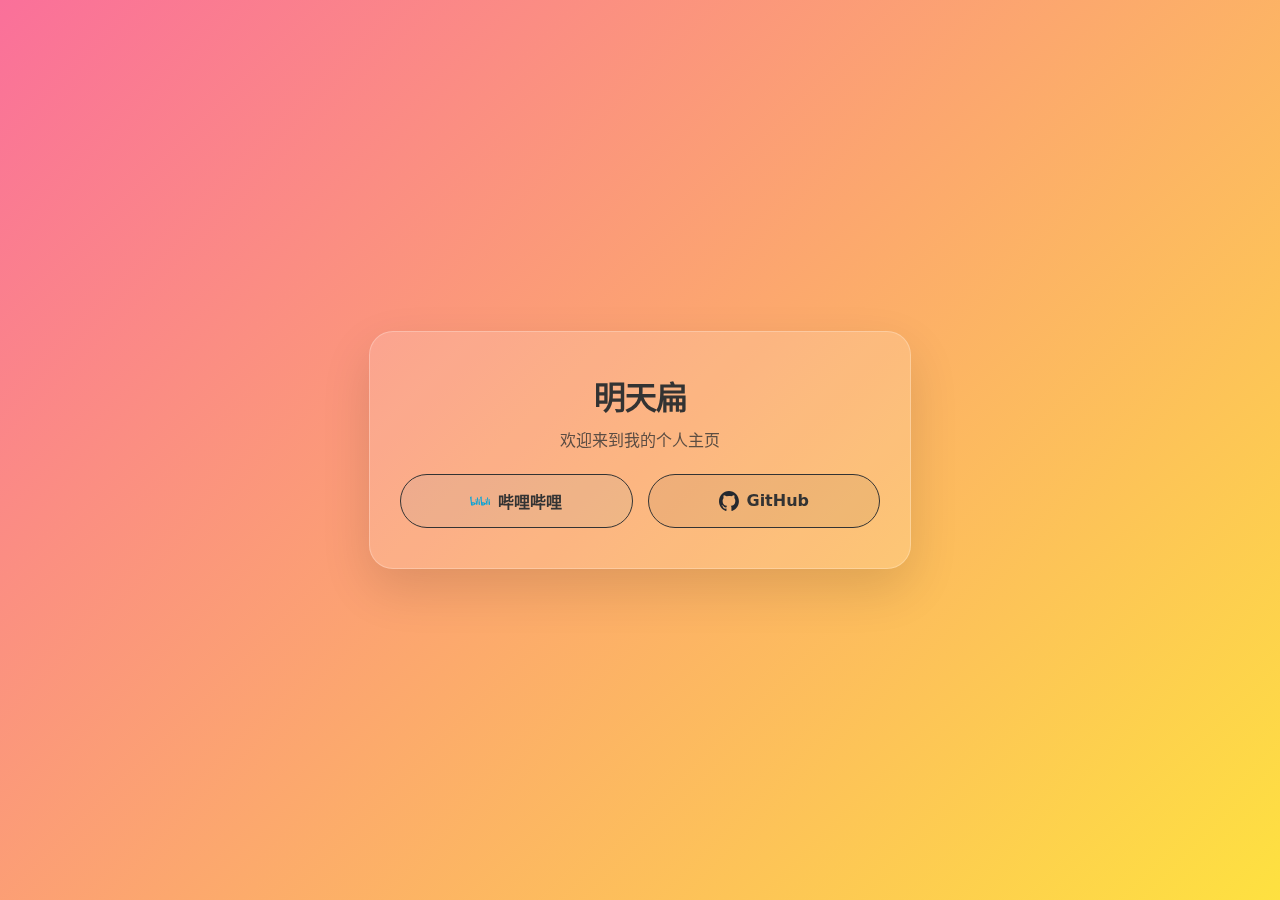
<file: index.html>
<!DOCTYPE html>
<html lang="zh-CN">
<head>
  <meta charset="UTF-8" />
  <meta name="viewport" content="width=device-width, initial-scale=1, maximum-scale=1, user-scalable=no" />
  <meta name="description" content="明天扁的个人网站" />
  <meta name="keywords" content="明天扁,mingtianbian,明天扁网站" />
  <title>明天扁</title>
  <link rel="icon" href="assets/images/thanks_zsd.png" type="image/png" />

<script>
    (function() {
      const colorPairs = [
        { light: ["#f6d365", "#fda085"], dark: ["#a0522d", "#3e2723"] }, 
        { light: ["#a1c4fd", "#c2e9fb"], dark: ["#1a237e", "#01579b"] }, 
        { light: ["#84fab0", "#8fd3f4"], dark: ["#1b5e20", "#006064"] }, 
        { light: ["#e0c3fc", "#8ec5fc"], dark: ["#4a148c", "#1a237e"] }, 
        { light: ["#ff9a9e", "#fecfef"], dark: ["#880e4f", "#4a148c"] }, 
        { light: ["#cfd9df", "#e2ebf0"], dark: ["#263238", "#37474f"] }, 
        { light: ["#fa709a", "#fee140"], dark: ["#bf360c", "#3e2723"] }, 
        { light: ["#667eea", "#764ba2"], dark: ["#283593", "#4527a0"] }, 
        { light: ["#4facfe", "#00f2fe"], dark: ["#0d47a1", "#006064"] }, 
        { light: ["#d4fc79", "#96e6a1"], dark: ["#33691e", "#1b5e20"] }  
      ];

      let pIdx = sessionStorage.getItem('mtb_pair_index');
      if (pIdx === null) {
        pIdx = Math.floor(Math.random() * colorPairs.length);
        sessionStorage.setItem('mtb_pair_index', pIdx);
      }
      const pair = colorPairs[parseInt(pIdx)];

      function injectTheme() {
        const isDark = window.matchMedia('(prefers-color-scheme: dark)').matches;
        const c = isDark ? pair.dark : pair.light;
        const styleId = 'theme-preloader';
        let styleTag = document.getElementById(styleId);
        if (!styleTag) {
          styleTag = document.createElement('style');
          styleTag.id = styleId;
          document.head.appendChild(styleTag);
        }
        styleTag.innerHTML = `:root { --bg-a: ${c[0]}; --bg-b: ${c[1]}; }`;
      }

      injectTheme();
      window.matchMedia('(prefers-color-scheme: dark)').addEventListener('change', injectTheme);
    })();
  </script>

  <style>
    :root {
      --text: #333; --card: rgba(255, 255, 255, 0.15); --border: rgba(255, 255, 255, 0.25);
      --brand-bili: #00A1D6; --brand-git: #333; --radius: 24px;
      /* 浅色模式图标路径 */
      --git-icon: url("assets/images/github-mark.svg");
    }
    
    @media (prefers-color-scheme: dark) {
      :root { 
        --text: #f3f4f6; --brand-git: #eee; --card: rgba(0, 0, 0, 0.25); --border: rgba(255, 255, 255, 0.1);
        /* 深色模式图标路径切换为白色版 */
        --git-icon: url("assets/images/github-mark-white.svg");
      }
        /* 深色模式下的特殊悬停：填充 GitHub 灰 (#444) */
      .github:hover { 
        background: #444 !important; 
        color: #fff !important; 
        border-color: #555 !important;
      }
      .github:hover img { content: url("assets/images/github-mark.svg") !important; }
    }

    body {
      font-family: system-ui, -apple-system, sans-serif;
      color: var(--text);
      display: flex; align-items: center; justify-content: center;
      min-height: 100svh; margin: 0; overflow: hidden;
      background: linear-gradient(135deg, var(--bg-a), var(--bg-b));
      transition: background 0.6s ease;
    }

    .container {
      position: relative; width: 100%; max-width: 480px;
      margin: 20px; padding: 40px 30px;
      background: var(--card); border: 1px solid var(--border);
      border-radius: var(--radius); text-align: center; z-index: 10;
      box-shadow: 0 20px 50px rgba(0,0,0,0.12);
      backdrop-filter: blur(20px) saturate(160%);
      -webkit-backdrop-filter: blur(20px) saturate(160%);
    }

    h1 { margin: 0 0 10px; font-size: 32px; letter-spacing: -1px; }
    p { opacity: 0.8; line-height: 1.6; margin: 5px 0 20px; }

    .link-container { display: grid; grid-template-columns: 1fr 1fr; gap: 15px; margin-top: 20px; }
    .link-container a {
      display: flex; align-items: center; justify-content: center; gap: 8px;
      text-decoration: none; font-weight: 600; padding: 14px; border-radius: 50px;
      border: 1.5px solid currentColor; transition: all 0.3s ease; color: inherit;
    }

    .bilibili { color: var(--brand-bili); background: rgba(0,161,214,0.05); }
    .bilibili:hover { background: var(--brand-bili); color: #fff; transform: translateY(-3px); box-shadow: 0 5px 15px rgba(0,161,214,0.3); }
    
    .github { color: var(--brand-git); background: rgba(0,0,0,0.05); }
    .github:hover { background: #333; color: #fff; transform: translateY(-3px); box-shadow: 0 5px 15px rgba(0,0,0,0.2); }

    /* 让 GitHub 图标根据 CSS 变量显示 */
    .github img { content: var(--git-icon); }

    .link-container img { width: 20px; height: 20px; transition: filter 0.3s; }
    .bilibili:hover img { filter: brightness(0) invert(1); }
    
    /* 深色模式下悬停 GitHub 按钮变白底黑字 */
    @media (prefers-color-scheme: dark) {
      .github:hover { color: #000 !important; background: #fff !important; }
    }
    /* 浅色模式下悬停 GitHub 图标变白 */
    @media (prefers-color-scheme: light) { 
      .github:hover img { filter: brightness(0) invert(1); } 
    }
    @media (max-width: 480px) { .link-container { grid-template-columns: 1fr; } }
  </style>
</head>
<body>

  <main class="container" id="mainCard">
    <h1>明天扁</h1>
    <p>欢迎来到我的个人主页</p>
    <nav class="link-container">
      <a class="bilibili" href="https://space.bilibili.com/135667864" target="_blank">
        <img src="assets/images/Bilibili_logo.svg" alt="Bili" />
        <span>哔哩哔哩</span>
      </a>
      <a class="github" href="https://github.com/mingtianbian" target="_blank">
        <img src="assets/images/github-mark.svg" alt="Git" />
        <span>GitHub</span>
      </a>
    </nav>
  </main>

  <script>
    (function() {
      const container = document.getElementById('mainCard');
      const buttons = container.querySelectorAll('a');
      const svgNS = "http://www.w3.org/2000/svg";
      const svg = document.createElementNS(svgNS, "svg");
      svg.style.cssText = "position:fixed; opacity:0; pointer-events:none;";
      svg.innerHTML = `
        <defs>
          <filter id="liquid-filter" filterUnits="userSpaceOnUse">
            <feImage id="fe-map" result="map" />
            <feDisplacementMap in="SourceGraphic" in2="map" scale="65" xChannelSelector="R" yChannelSelector="G" />
          </filter>
        </defs>`;
      document.body.appendChild(svg);

      const canvas = document.createElement('canvas');
      const ctx = canvas.getContext('2d');
      const dpi = window.devicePixelRatio || 1;
      let lens = { x: -1000, y: -1000, w: 150, h: 150 };
      let mouse = { x: -1000, y: -1000 };

      function syncSize() {
        const rect = container.getBoundingClientRect();
        canvas.width = rect.width * dpi;
        canvas.height = rect.height * dpi;
        const filter = document.getElementById('liquid-filter');
        filter.setAttribute('x', rect.left);
        filter.setAttribute('y', rect.top);
        filter.setAttribute('width', rect.width);
        filter.setAttribute('height', rect.height);
      }

      window.addEventListener('mousemove', (e) => {
        const rect = container.getBoundingClientRect();
        mouse.x = e.clientX - rect.left;
        mouse.y = e.clientY - rect.top;
      });

      function loop() {
        const rect = container.getBoundingClientRect();
        let snapping = false;

        buttons.forEach(btn => {
          const b = btn.getBoundingClientRect();
          const bX = (b.left + b.width/2) - rect.left;
          const bY = (b.top + b.height/2) - rect.top;
          if (Math.hypot(mouse.x - bX, mouse.y - bY) < 110) {
            lens.x += (bX - lens.x) * 0.18;
            lens.y += (bY - lens.y) * 0.18;
            lens.w += (b.width + 35 - lens.w) * 0.18;
            lens.h += (b.height + 35 - lens.h) * 0.18;
            snapping = true;
          }
        });

        if (!snapping) {
          lens.x += (mouse.x - lens.x) * 0.12;
          lens.y += (mouse.y - lens.y) * 0.12;
          lens.w += (150 - lens.w) * 0.12;
          lens.h += (150 - lens.h) * 0.12;
        }

        ctx.fillStyle = 'rgb(127,127,0)'; 
        ctx.fillRect(0, 0, canvas.width, canvas.height);

        const grad = ctx.createRadialGradient(
          lens.x * dpi, lens.y * dpi, 0,
          lens.x * dpi, lens.y * dpi, Math.max(lens.w, lens.h) * dpi / 1.4
        );
        grad.addColorStop(0, 'rgb(255,255,0)'); 
        grad.addColorStop(1, 'rgb(127,127,0)');

        ctx.fillStyle = grad;
        ctx.beginPath();
        ctx.ellipse(lens.x * dpi, lens.y * dpi, lens.w*dpi/2, lens.h*dpi/2, 0, 0, Math.PI*2);
        ctx.fill();

        const feImage = document.getElementById('fe-map');
        if (feImage) {
          feImage.setAttributeNS('http://www.w3.org/1999/xlink', 'href', canvas.toDataURL('image/png', 0.6));
        }
        requestAnimationFrame(loop);
      }

      container.style.backdropFilter = "url(#liquid-filter) blur(20px) saturate(160%)";
      syncSize(); 
      loop();
      window.addEventListener('resize', syncSize);
    })();
  </script>
</body>
</html>
</file>
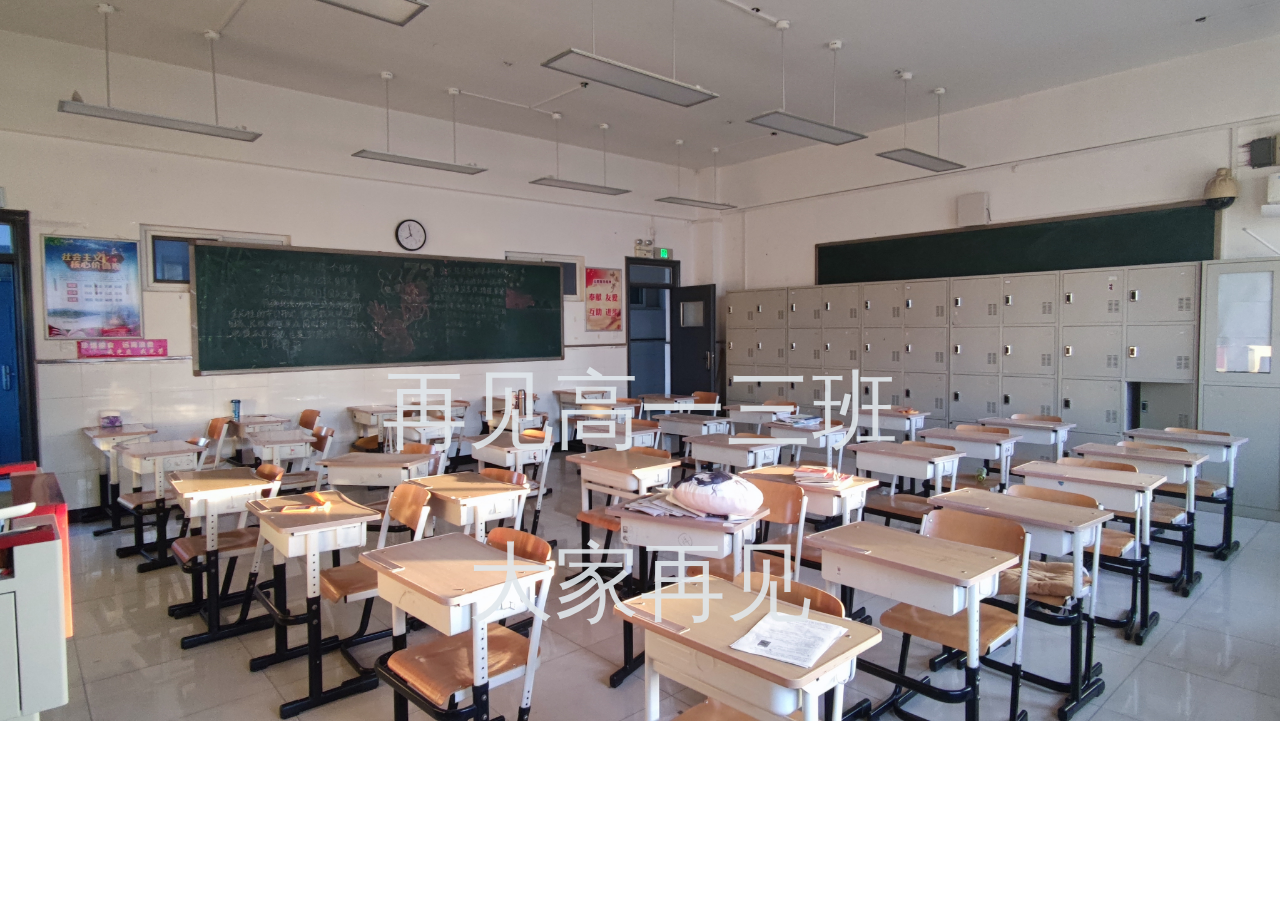
<file: jiesan/index.html>
﻿<!DOCTYPE html>
<html lang="en">
<head>
    <meta charset="UTF-8">
    <title>高一三班散伙倒计时</title>
    <link rel="stylesheet" href="css/style.css">
</head>
<body>
    <div class="colon text1">
        <font color="blue">距离12点40分<br/>散伙还有</font>
    </div>
    <div class="colon">
        <font color="blue">:</font>
    </div>
    <font color="red">
    <div class="column">
        <div class="num">0</div>
        <div class="num">1</div>
        <div class="num">2</div>
        <div class="num">3</div>
        <div class="num">4</div>
        <div class="num">5</div>
        <div class="num">6</div>
        <div class="num">7</div>
        <div class="num">8</div>
        <div class="num">9</div>
    </div>
    <div class="column">
        <div class="num">0</div>
        <div class="num">1</div>
        <div class="num">2</div>
        <div class="num">3</div>
        <div class="num">4</div>
        <div class="num">5</div>
        <div class="num">6</div>
        <div class="num">7</div>
        <div class="num">8</div>
        <div class="num">9</div>
    </div>
    <div class="column">
        <div class="num">0</div>
        <div class="num">1</div>
        <div class="num">2</div>
        <div class="num">3</div>
        <div class="num">4</div>
        <div class="num">5</div>
        <div class="num">6</div>
        <div class="num">7</div>
        <div class="num">8</div>
        <div class="num">9</div>
    </div>
    <div class="column">
        <div class="num">0</div>
        <div class="num">1</div>
        <div class="num">2</div>
        <div class="num">3</div>
        <div class="num">4</div>
        <div class="num">5</div>
        <div class="num">6</div>
        <div class="num">7</div>
        <div class="num">8</div>
        <div class="num">9</div>
    </div>
    <div class="column">
        <div class="num">0</div>
        <div class="num">1</div>
        <div class="num">2</div>
        <div class="num">3</div>
        <div class="num">4</div>
        <div class="num">5</div>
        <div class="num">6</div>
        <div class="num">7</div>
        <div class="num">8</div>
        <div class="num">9</div>
    </div>
    <div class="column">
        <div class="num">0</div>
        <div class="num">1</div>
        <div class="num">2</div>
        <div class="num">3</div>
        <div class="num">4</div>
        <div class="num">5</div>
        <div class="num">6</div>
        <div class="num">7</div>
        <div class="num">8</div>
        <div class="num">9</div>
    </div>
    <div class="column">
        <div class="num">0</div>
        <div class="num">1</div>
        <div class="num">2</div>
        <div class="num">3</div>
        <div class="num">4</div>
        <div class="num">5</div>
        <div class="num">6</div>
        <div class="num">7</div>
        <div class="num">8</div>
        <div class="num">9</div>
    </div>
    <div class="column">
        <div class="num">0</div>
        <div class="num">1</div>
        <div class="num">2</div>
        <div class="num">3</div>
        <div class="num">4</div>
        <div class="num">5</div>
        <div class="num">6</div>
        <div class="num">7</div>
        <div class="num">8</div>
        <div class="num">9</div>
    </div>
    <div class="column">
        <div class="num">0</div>
        <div class="num">1</div>
        <div class="num">2</div>
        <div class="num">3</div>
        <div class="num">4</div>
        <div class="num">5</div>
        <div class="num">6</div>
        <div class="num">7</div>
        <div class="num">8</div>
        <div class="num">9</div>
    </div>
    <div class="ms"></div>
    <div class="colon">
        秒
    </font>
    </div>
    
    
    <script src="js/jquery.js"></script>
    <script src="js/index.js"></script>
</body>
</html>
</file>
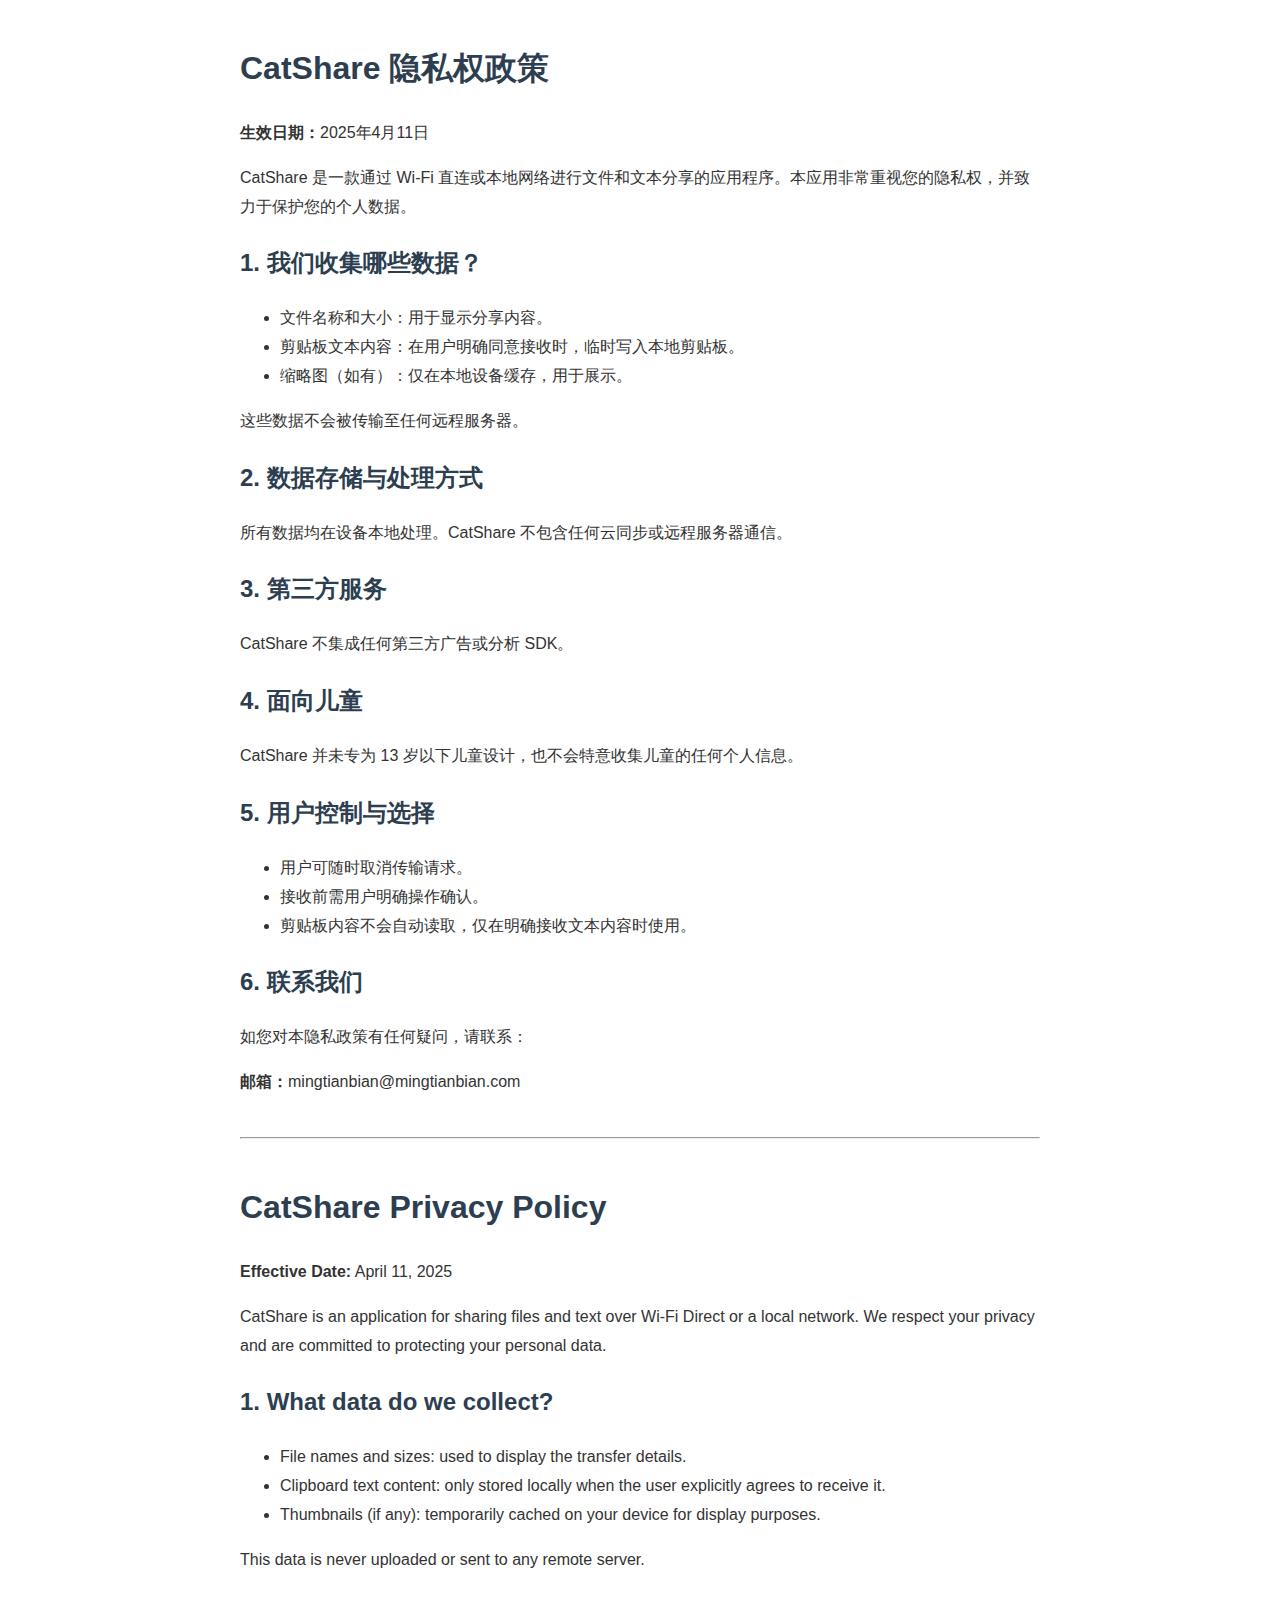
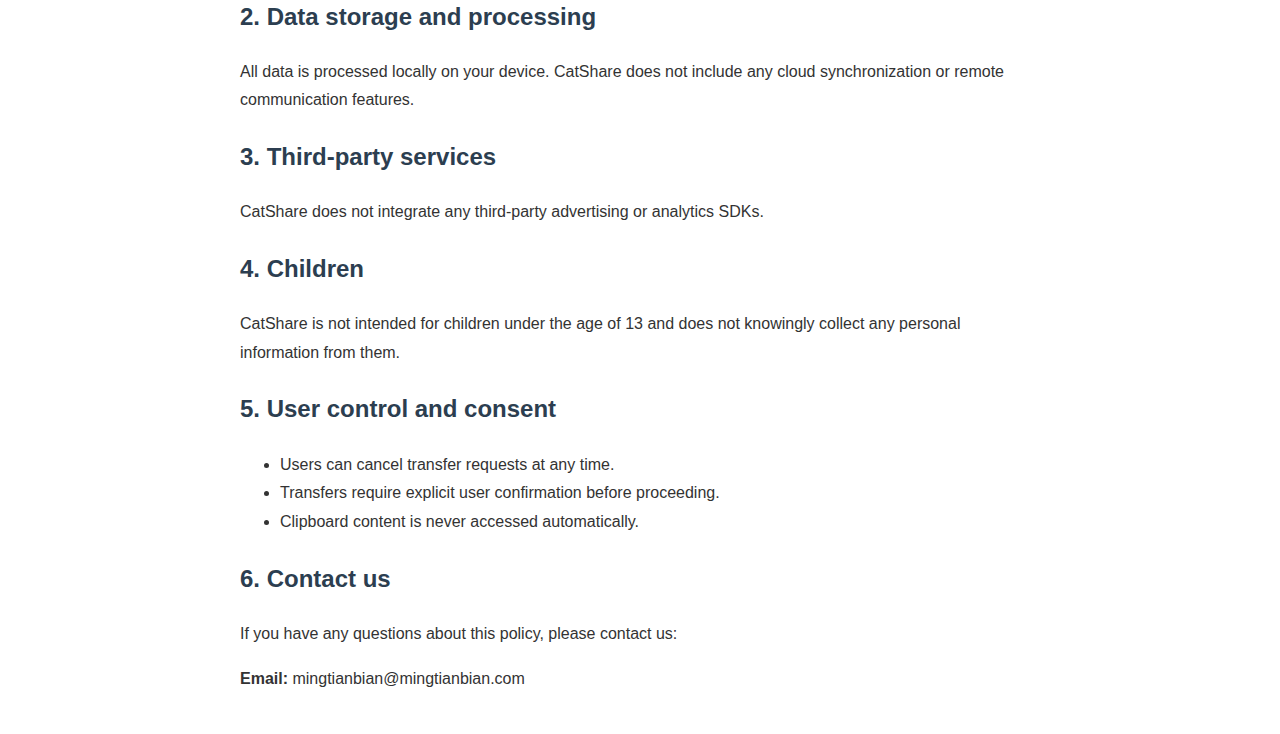
<file: CatShare/privacy/index.html>
<!DOCTYPE html>
<html lang="zh">
<head>
  <meta charset="UTF-8" />
  <meta name="viewport" content="width=device-width, initial-scale=1.0" />
  <title>CatShare 隐私权政策 | Privacy Policy</title>
  <style>
    body {
      font-family: Arial, sans-serif;
      max-width: 800px;
      margin: 40px auto;
      padding: 0 20px;
      line-height: 1.8;
      color: #333;
    }
    h1, h2 {
      color: #2c3e50;
    }
    hr {
      margin: 40px 0;
    }
  </style>
</head>
<body>
  <h1>CatShare 隐私权政策</h1>
  <p><strong>生效日期：</strong>2025年4月11日</p>

  <p>CatShare 是一款通过 Wi-Fi 直连或本地网络进行文件和文本分享的应用程序。本应用非常重视您的隐私权，并致力于保护您的个人数据。</p>

  <h2>1. 我们收集哪些数据？</h2>
  <ul>
    <li>文件名称和大小：用于显示分享内容。</li>
    <li>剪贴板文本内容：在用户明确同意接收时，临时写入本地剪贴板。</li>
    <li>缩略图（如有）：仅在本地设备缓存，用于展示。</li>
  </ul>
  <p>这些数据不会被传输至任何远程服务器。</p>

  <h2>2. 数据存储与处理方式</h2>
  <p>所有数据均在设备本地处理。CatShare 不包含任何云同步或远程服务器通信。</p>

  <h2>3. 第三方服务</h2>
  <p>CatShare 不集成任何第三方广告或分析 SDK。</p>

  <h2>4. 面向儿童</h2>
  <p>CatShare 并未专为 13 岁以下儿童设计，也不会特意收集儿童的任何个人信息。</p>

  <h2>5. 用户控制与选择</h2>
  <ul>
    <li>用户可随时取消传输请求。</li>
    <li>接收前需用户明确操作确认。</li>
    <li>剪贴板内容不会自动读取，仅在明确接收文本内容时使用。</li>
  </ul>

  <h2>6. 联系我们</h2>
  <p>如您对本隐私政策有任何疑问，请联系：</p>
  <p><strong>邮箱：</strong>mingtianbian@mingtianbian.com</p>

  <hr />

  <h1>CatShare Privacy Policy</h1>
  <p><strong>Effective Date:</strong> April 11, 2025</p>

  <p>CatShare is an application for sharing files and text over Wi-Fi Direct or a local network. We respect your privacy and are committed to protecting your personal data.</p>

  <h2>1. What data do we collect?</h2>
  <ul>
    <li>File names and sizes: used to display the transfer details.</li>
    <li>Clipboard text content: only stored locally when the user explicitly agrees to receive it.</li>
    <li>Thumbnails (if any): temporarily cached on your device for display purposes.</li>
  </ul>
  <p>This data is never uploaded or sent to any remote server.</p>

  <h2>2. Data storage and processing</h2>
  <p>All data is processed locally on your device. CatShare does not include any cloud synchronization or remote communication features.</p>

  <h2>3. Third-party services</h2>
  <p>CatShare does not integrate any third-party advertising or analytics SDKs.</p>

  <h2>4. Children</h2>
  <p>CatShare is not intended for children under the age of 13 and does not knowingly collect any personal information from them.</p>

  <h2>5. User control and consent</h2>
  <ul>
    <li>Users can cancel transfer requests at any time.</li>
    <li>Transfers require explicit user confirmation before proceeding.</li>
    <li>Clipboard content is never accessed automatically.</li>
  </ul>

  <h2>6. Contact us</h2>
  <p>If you have any questions about this policy, please contact us:</p>
  <p><strong>Email:
</strong> mingtianbian@mingtianbian.com</p>
</body>
</html>
</file>
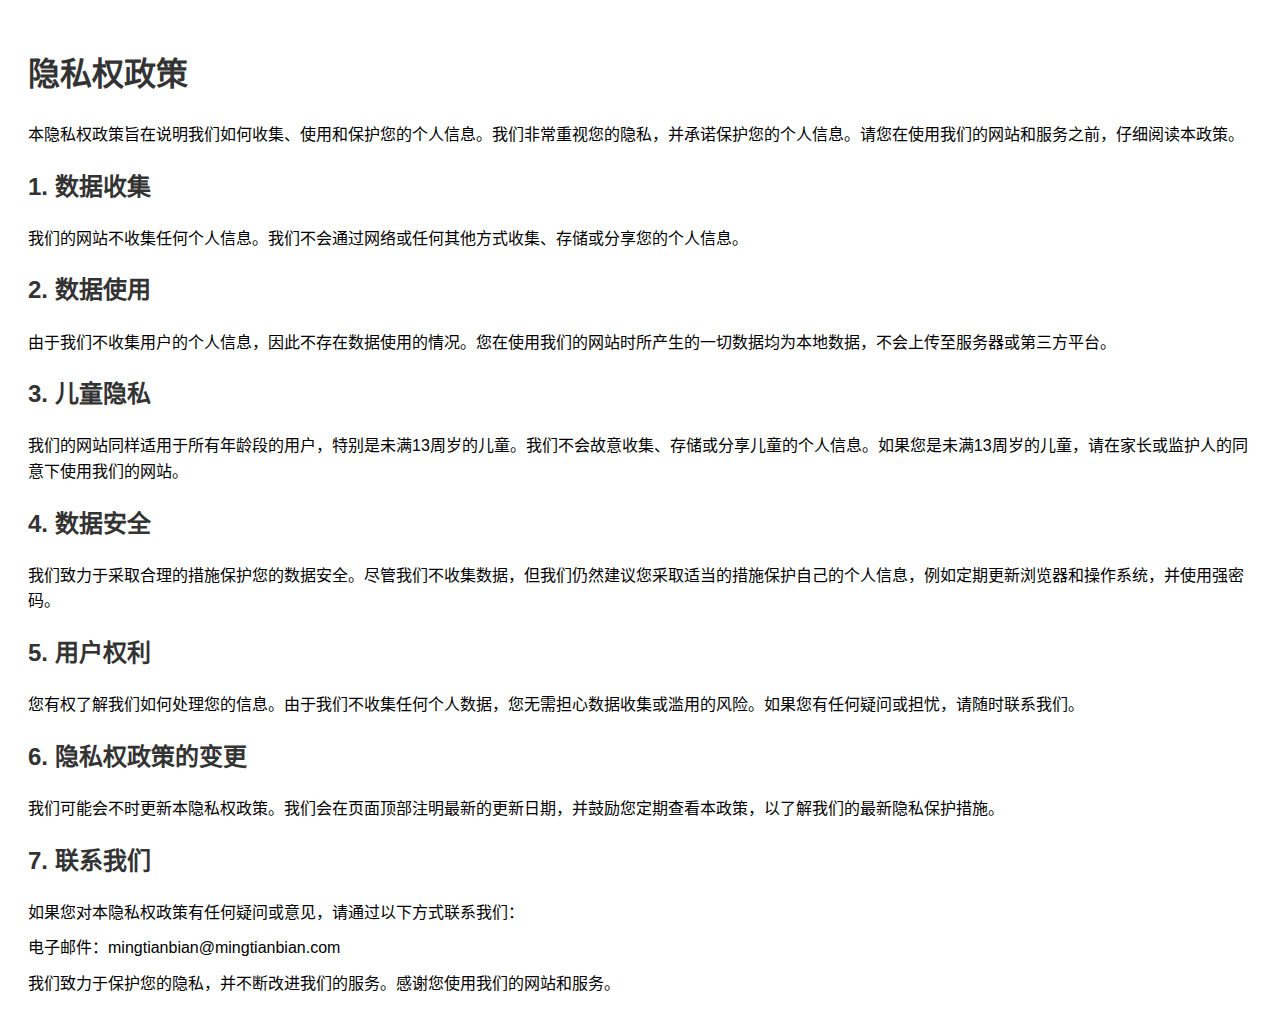
<file: id/privacy /index.html>
<!DOCTYPE html>
<html lang="zh-CN">
<head>
    <meta charset="UTF-8">
    <meta name="viewport" content="width=device-width, initial-scale=1.0">
    <title>隐私权政策</title>
    <style>
        body {
            font-family: Arial, sans-serif;
            line-height: 1.6;
            padding: 20px;
        }
        h1, h2, h3 {
            color: #333;
        }
        p {
            margin: 10px 0;
        }
    </style>
</head>
<body>
    <h1>隐私权政策</h1>
    <p>本隐私权政策旨在说明我们如何收集、使用和保护您的个人信息。我们非常重视您的隐私，并承诺保护您的个人信息。请您在使用我们的网站和服务之前，仔细阅读本政策。</p>

    <h2>1. 数据收集</h2>
    <p>我们的网站不收集任何个人信息。我们不会通过网络或任何其他方式收集、存储或分享您的个人信息。</p>

    <h2>2. 数据使用</h2>
    <p>由于我们不收集用户的个人信息，因此不存在数据使用的情况。您在使用我们的网站时所产生的一切数据均为本地数据，不会上传至服务器或第三方平台。</p>

    <h2>3. 儿童隐私</h2>
    <p>我们的网站同样适用于所有年龄段的用户，特别是未满13周岁的儿童。我们不会故意收集、存储或分享儿童的个人信息。如果您是未满13周岁的儿童，请在家长或监护人的同意下使用我们的网站。</p>

    <h2>4. 数据安全</h2>
    <p>我们致力于采取合理的措施保护您的数据安全。尽管我们不收集数据，但我们仍然建议您采取适当的措施保护自己的个人信息，例如定期更新浏览器和操作系统，并使用强密码。</p>

    <h2>5. 用户权利</h2>
    <p>您有权了解我们如何处理您的信息。由于我们不收集任何个人数据，您无需担心数据收集或滥用的风险。如果您有任何疑问或担忧，请随时联系我们。</p>

    <h2>6. 隐私权政策的变更</h2>
    <p>我们可能会不时更新本隐私权政策。我们会在页面顶部注明最新的更新日期，并鼓励您定期查看本政策，以了解我们的最新隐私保护措施。</p>

    <h2>7. 联系我们</h2>
    <p>如果您对本隐私权政策有任何疑问或意见，请通过以下方式联系我们：</p>
    <p>电子邮件：mingtianbian@mingtianbian.com</p>

    <p>我们致力于保护您的隐私，并不断改进我们的服务。感谢您使用我们的网站和服务。</p>
</body>
</html>
</file>
<file: jiesan/css/style.css>
@import url("https://fonts.googleapis.com/css?family=Roboto+Condensed:300");

body {
  text-align: center;
  /*background-color: #131415;*/
  font-family: "Microsoft YaHei" !important;
  background-image: url(../img/images.jpg);
  background-repeat: no-repeat;
  background-size: cover;
  color: rgba(224, 230, 235, 0.89);
  font-family: 'Roboto Condensed', sans-serif;
  font-weight: 300;
  overflow: hidden;
}

.column,
.colon,
.ms{
  display: inline-block;
  vertical-align: top;
  font-size: 86px;
  line-height: 86px;
}

.text1 {
  transform: translateY(calc(50vh - 90px)) !important;
}

.column {
  -webkit-transition:width 300ms,-webkit-transform 300ms;
  transition: width 300ms,-webkit-transform 300ms;
  transition: width 300ms,transform 300ms;
  transition: width 300ms,transform 300ms, -webkit-transform 300ms;
}

.colon {
  -webkit-transition: -webkit-transform 300ms;
  transition: -webkit-transform 300ms;
  transition: transform 300ms;
  transition: transform 300ms, -webkit-transform 300ms;
  -webkit-transform: translateY(calc(50vh - 43px));
  transform: translateY(calc(50vh - 43px));
}

.num {
  -webkit-transition: opacity 500ms, text-shadow 100ms;
  transition: opacity 500ms, text-shadow 100ms;
  opacity: 0.025;
}

.num.visible {
  opacity: 1.0;
  text-shadow: 1px 1px 0px #336699;
}

.num.close {
  opacity: 0.35;
}

.num.far {
  opacity: 0.15;
}

.num.distant {
  opacity: 0.1;
}

.ms {
  -webkit-transition: -webkit-transform 300ms;
  transition: -webkit-transform 300ms;
  transition: transform 300ms;
  transition: transform 300ms, -webkit-transform 300ms;
  -webkit-transform: translateY(calc(50vh - 20px));
  transform: translateY(calc(50vh - 20px));
  font-size: 30px;
  width: 60px;
}
@keyframes widthToZero{
  0%{

  }
  100%{

  }
}
</file>
